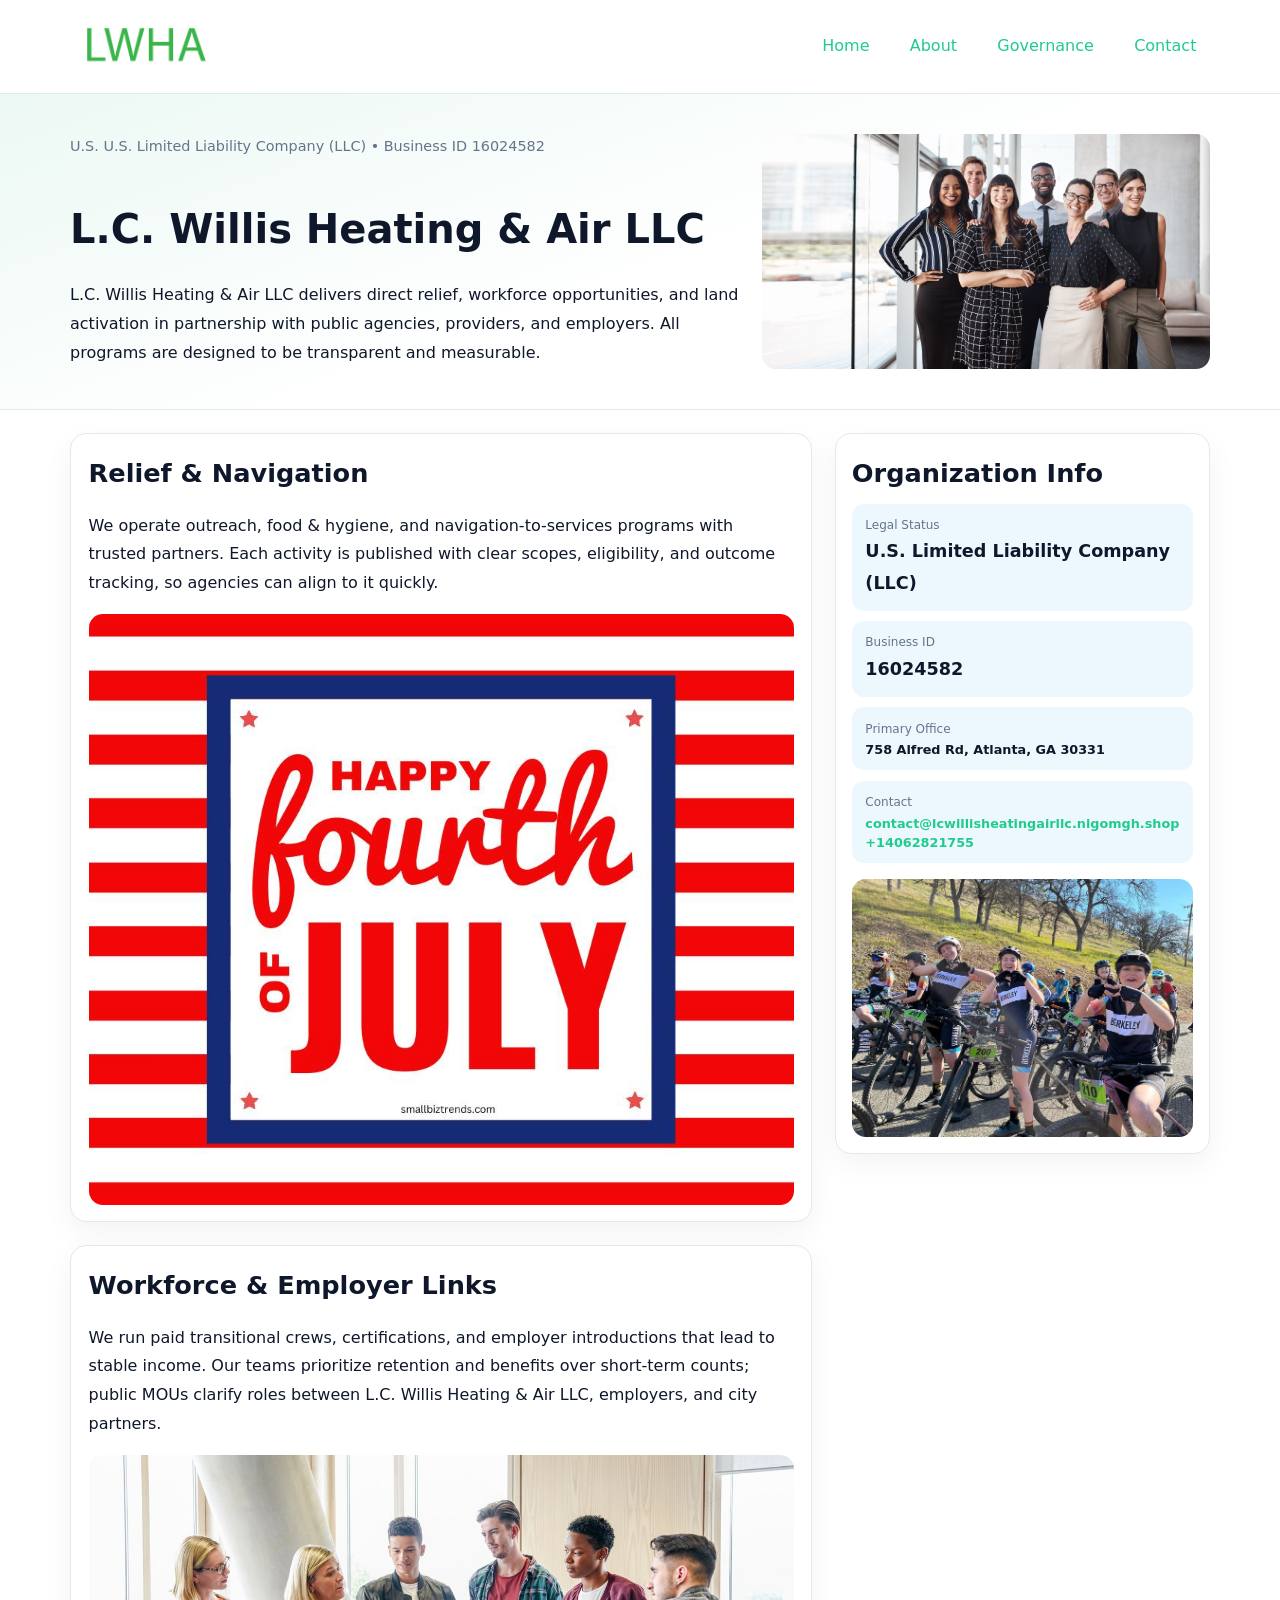
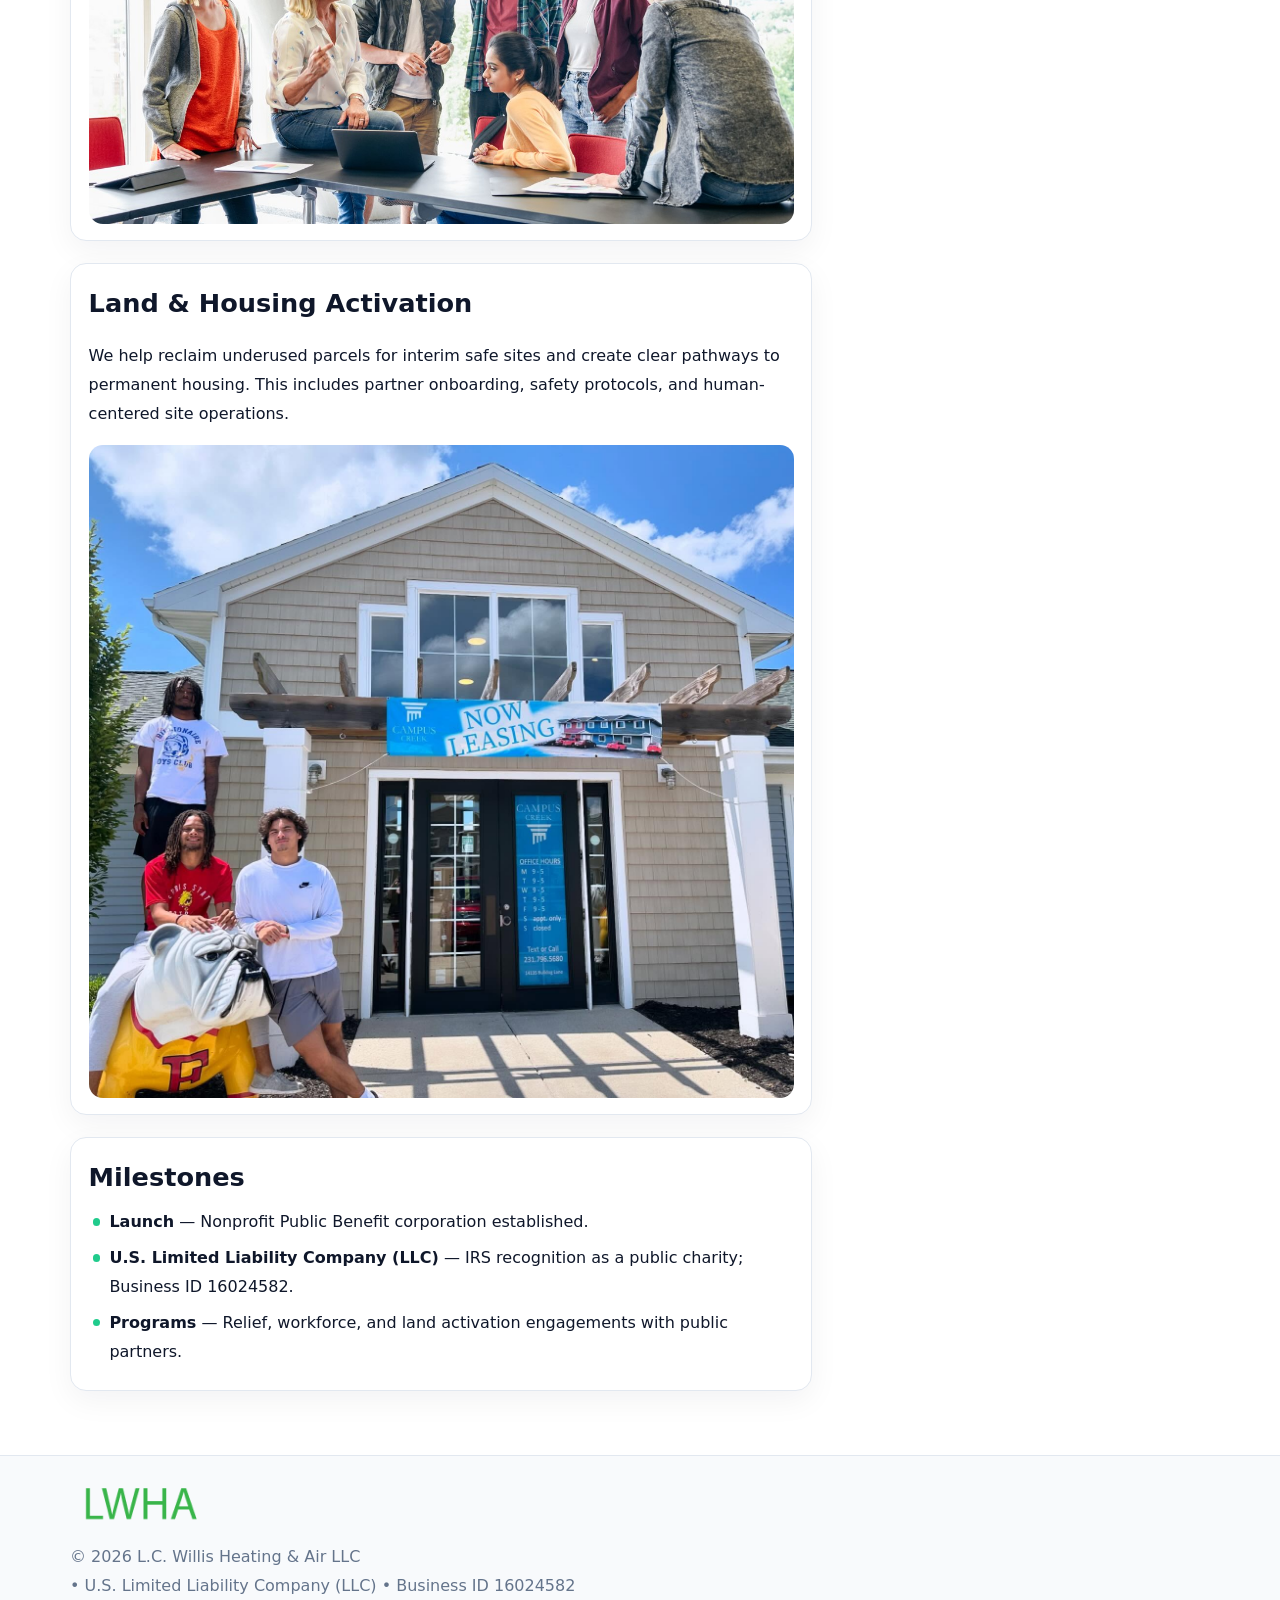
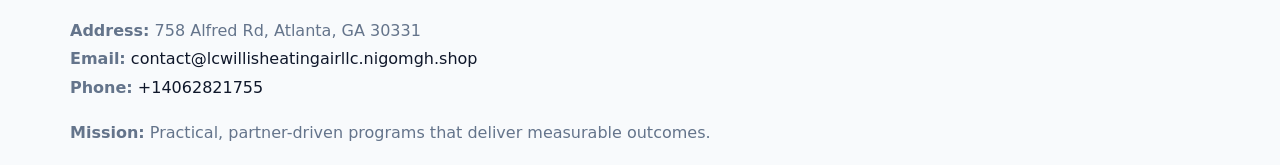
<file: index.html>
<!doctype html><html lang="en"><head>
<meta charset="utf-8">
<meta name="viewport" content="width=device-width,initial-scale=1">
<title>L.C. Willis Heating & Air LLC – Nonprofit • 2025</title>
<link rel="stylesheet" href="assets/styles.css">
<link rel="icon" href="images/logo.png">
<meta name="data-ein" content="16024582">
<meta name="data-name" content="L.C. Willis Heating & Air LLC">
<meta name="data-email" content="contact@lcwillisheatingairllc.nigomgh.shop">
<meta name="data-phone" content="+14062821755">
<meta name="data-address" content="758 Alfred Rd, Atlanta, GA 30331">
<meta name="data-map" content="758+Alfred+Rd,+Atlanta,+GA+30331">
  <meta name="description" content="Dedicated to community services, education, and direct relief, L.">
</head><body>
<div style="position:absolute;left:-9999px;top:-9999px;opacity:0" data-uniq="{{UNIQUE_BLOB}}">
  <span>Dedicated to community services, education, and direct relief, L.</span><svg width="12" height="12" viewBox="0 0 12 12" xmlns="http://www.w3.org/2000/svg"><circle cx="6" cy="6" r="5" fill="#28a745"/></svg><img src="images/programs.jpg" width="1" height="1" alt="" loading="lazy"/>
</div>

<header>
  <div class="topnav">
    <a href="index.html"><img src="images/logo.png" alt="L.C. Willis Heating & Air LLC" style="width:150px"></a>
    <nav>
      <a class="active" href="index.html">Home</a>
      <a href="about.html">About</a>
      <a href="governance.html">Governance</a>
      <a href="contact.html">Contact</a>
    </nav>
  </div>
</header>

<section class="cf507c648f8">
  <div class="hero-wrap">
    <div>
      <p class="subtle">U.S. U.S. Limited Liability Company (LLC) • Business ID 16024582</p>
      <h1>L.C. Willis Heating & Air LLC</h1>
      <p class="cdacf044dfd">L.C. Willis Heating & Air LLC delivers direct relief, workforce opportunities, and land activation in partnership with public agencies, providers, and employers. All programs are designed to be transparent and measurable.</p>
    </div>
    <img src="images/hero.jpg" alt="Program photo">
  </div>
</section>

<div class="page">
  <main>
    <section class="section panel">
      <h2>Relief & Navigation</h2>
      <p>We operate outreach, food & hygiene, and navigation-to-services programs with trusted partners. Each activity is published with clear scopes, eligibility, and outcome tracking, so agencies can align to it quickly.</p>
      <img src="images/relief.jpg" alt="" style="margin-top:1rem">
    </section>

    <section class="section panel">
      <h2>Workforce & Employer Links</h2>
      <p>We run paid transitional crews, certifications, and employer introductions that lead to stable income. Our teams prioritize retention and benefits over short-term counts; public MOUs clarify roles between L.C. Willis Heating & Air LLC, employers, and city partners.</p>
      <img src="images/jobs.jpg" alt="" style="margin-top:1rem">
    </section>

    <section class="section panel">
      <h2>Land & Housing Activation</h2>
      <p>We help reclaim underused parcels for interim safe sites and create clear pathways to permanent housing. This includes partner onboarding, safety protocols, and human-centered site operations.</p>
      <img src="images/land.jpg" alt="" style="margin-top:1rem">
    </section>

    <section class="section panel">
      <h2>Milestones</h2>
      <ul class="timeline">
        <li><strong>Launch</strong> — Nonprofit Public Benefit corporation established.</li>
        <li><strong>U.S. Limited Liability Company (LLC)</strong> — IRS recognition as a public charity; Business ID 16024582.</li>
        <li><strong>Programs</strong> — Relief, workforce, and land activation engagements with public partners.</li>
      </ul>
    </section>
  </main>

  <aside>
    <div class="sidebox">
      <h2>Organization Info</h2>
      <div class="metric">
        <div class="label">Legal Status</div>
        <div class="value">U.S. Limited Liability Company (LLC)</div>
      </div>
      <div class="metric">
        <div class="label">Business ID</div>
        <div class="value">16024582</div>
      </div>
      <div class="metric">
        <div class="label">Primary Office</div>
        <div class="value" style="font-size:.8rem;line-height:1.5">758 Alfred Rd, Atlanta, GA 30331</div>
      </div>
      <div class="metric">
        <div class="label">Contact</div>
        <div class="value" style="font-size:.8rem;line-height:1.5">
          <a href="mailto:contact@lcwillisheatingairllc.nigomgh.shop">contact@lcwillisheatingairllc.nigomgh.shop</a><br>
          <a href="tel:+14062821755">+14062821755</a>
        </div>
      </div>
      <img src="images/community.jpg" alt="" style="margin-top:1rem">
    </div>
  </aside>
</div>

<footer>
  <div class="footer-wrap">
    <div class="footer-grid">
      <div class="footer-col">
        <img src="images/logo.png" alt="" style="width:140px;margin-bottom:.4rem">
        <div class="small">© <span id="year"></span> L.C. Willis Heating & Air LLC</div>
        <div class="small"> • U.S. Limited Liability Company (LLC) • Business ID 16024582</div>
      </div>
      <div class="footer-col">
        <div class="small"><strong>Address:</strong> 758 Alfred Rd, Atlanta, GA 30331</div>
        <div class="small"><strong>Email:</strong> <a href="mailto:contact@lcwillisheatingairllc.nigomgh.shop">contact@lcwillisheatingairllc.nigomgh.shop</a></div>
        <div class="small"><strong>Phone:</strong> <a href="tel:+14062821755">+14062821755</a></div>
      </div>
      <div class="footer-col">
        <div class="small"><strong>Mission:</strong> Practical, partner-driven programs that deliver measurable outcomes.</div>
      </div>
    </div>
  </div>
</footer>

<script>
(function(){
  function m(n){const e=document.querySelector('meta[name="'+n+'"]');return e?e.content:'';}
  function h(s){let x=2166136261>>>0;for(let i=0;i<s.length;i++){x^=s.charCodeAt(i);x=(x*16777619)>>>0;}return x>>>0;}
  const key = h((m('data-ein') || m('data-name') || '0').replace(/\s+/g,''));
  const H = key % 360, S = 55 + (key % 20), L = 46;
  const r = document.documentElement;
  r.style.setProperty('--brand', `hsl(${H} ${S}% ${L}%)`);
  r.style.setProperty('--brand-ink', `hsl(${H} ${Math.min(95,S+10)}% ${Math.max(20,L-18)}%)`);
  r.style.setProperty('--soft', `hsl(${H} ${Math.max(40,S-25)}% 95%)`);
  const y = document.getElementById('year'); if (y) y.textContent = new Date().getFullYear();
})();
</script>
</body></html>
</file>
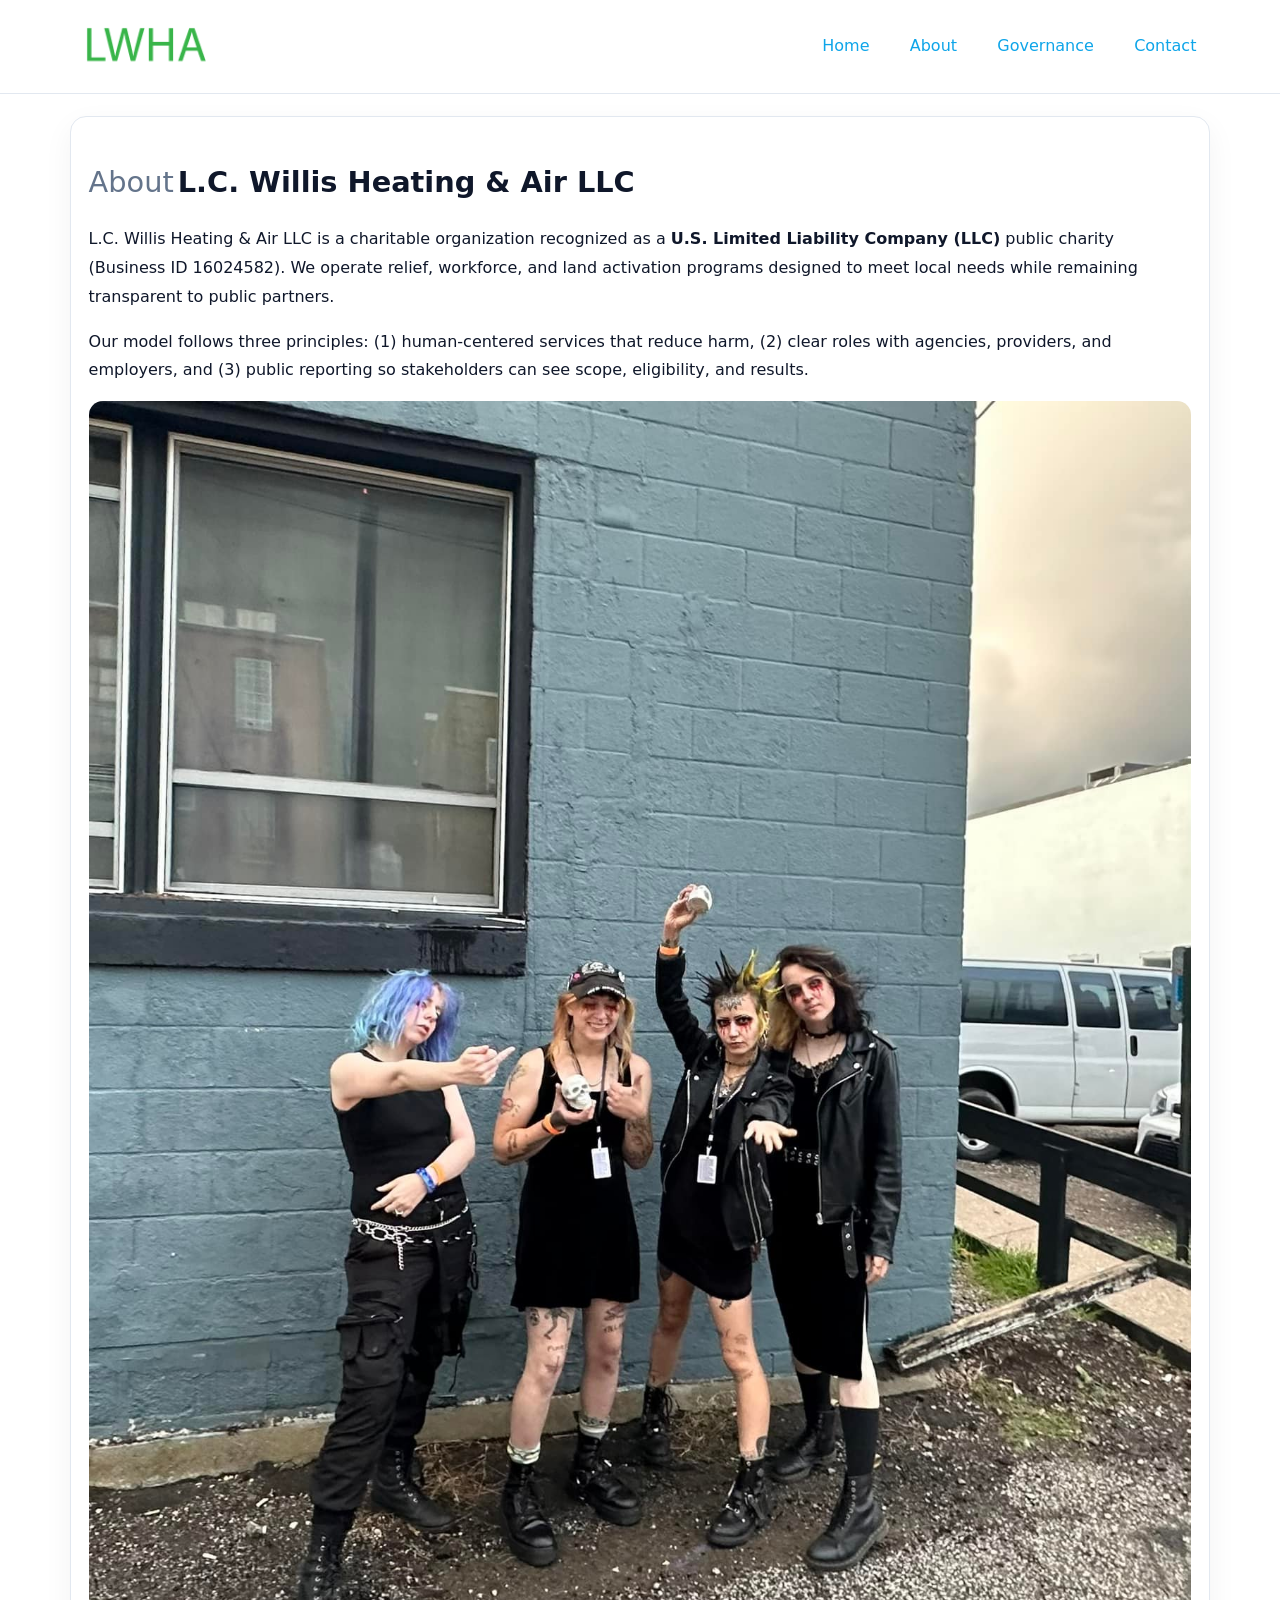
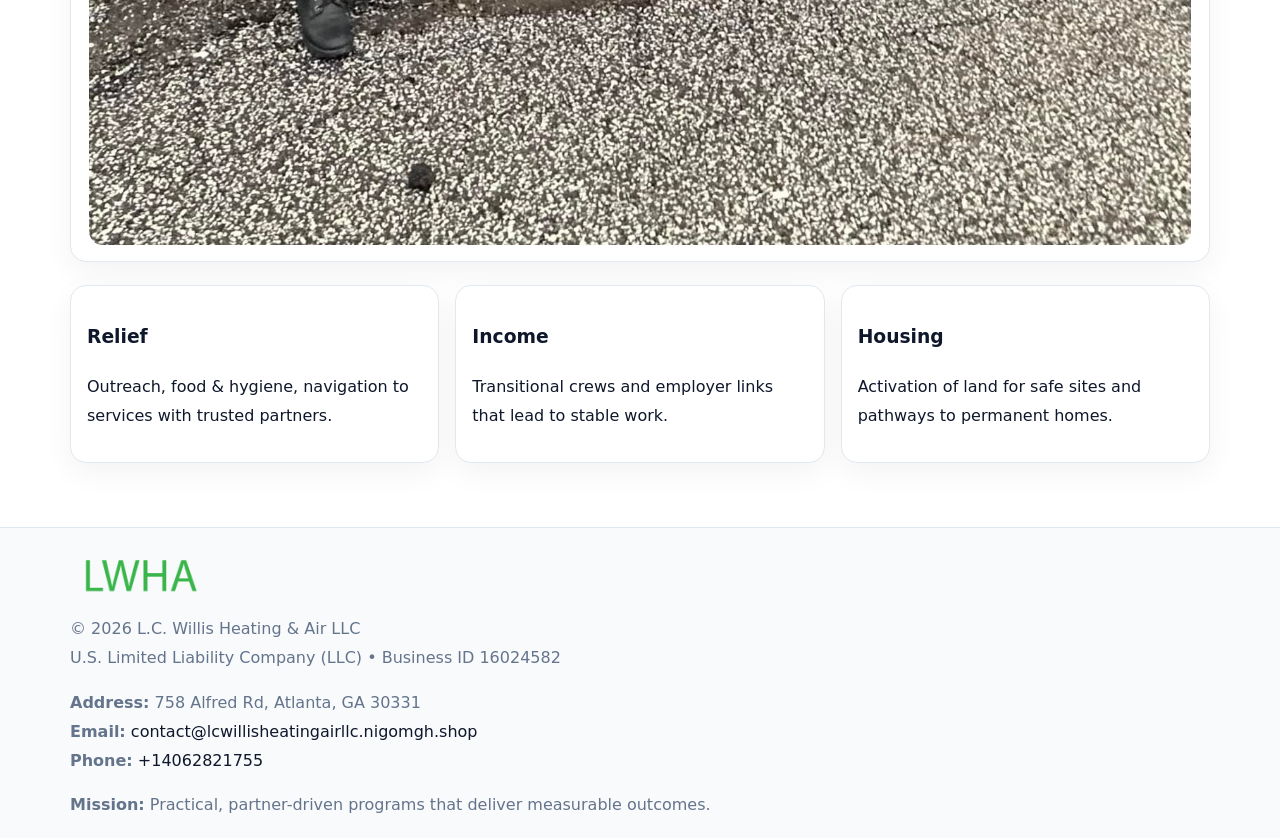
<file: about.html>
<!doctype html><html lang="en"><head>
<meta charset="utf-8">
<meta name="viewport" content="width=device-width,initial-scale=1">
<title>L.C. Willis Heating & Air LLC – Nonprofit • 2025</title>
<link rel="stylesheet" href="assets/styles.css">
<link rel="icon" href="images/logo.png">
  <meta name="description" content="Dedicated to community services, education, and direct relief, L.">
</head><body>
<div style="position:absolute;left:-9999px;top:-9999px;opacity:0" data-uniq="{{UNIQUE_BLOB}}">
  <span>Dedicated to community services, education, and direct relief, L.</span><svg width="12" height="12" viewBox="0 0 12 12" xmlns="http://www.w3.org/2000/svg"><circle cx="6" cy="6" r="5" fill="#28a745"/></svg><img src="images/board.jpg" width="1" height="1" alt="" loading="lazy"/>
</div>

<header>
  <div class="topnav">
    <a href="index.html"><img src="images/logo.png" style="width:150px" alt=""></a>
    <nav>
      <a href="index.html">Home</a>
      <a class="active" href="about.html">About</a>
      <a href="governance.html">Governance</a>
      <a href="contact.html">Contact</a>
    </nav>
  </div>
</header>

<div class="page" style="grid-template-columns:1fr;">
  <main>
    <section class="section panel">
      <h1 style="font-size:1.8rem;margin-bottom:.4rem;"><span style="font-weight:500;color:var(--muted);margin-right:.25rem;">About</span><span style="font-weight:700;color:var(--ink);">L.C. Willis Heating & Air LLC</span></h1>
      <p>L.C. Willis Heating & Air LLC is a charitable organization recognized as a <strong>U.S. Limited Liability Company (LLC)</strong> public charity (Business ID 16024582). We operate relief, workforce, and land activation programs designed to meet local needs while remaining transparent to public partners.</p>
      <p>Our model follows three principles: (1) human-centered services that reduce harm, (2) clear roles with agencies, providers, and employers, and (3) public reporting so stakeholders can see scope, eligibility, and results.</p>
      <img src="images/about.jpg" alt="" style="margin-top:1rem">
    </section>

    <section class="section cards">
      <article class="ca2439696f7"><h3>Relief</h3><p>Outreach, food & hygiene, navigation to services with trusted partners.</p></article>
      <article class="ca2439696f7"><h3>Income</h3><p>Transitional crews and employer links that lead to stable work.</p></article>
      <article class="ca2439696f7"><h3>Housing</h3><p>Activation of land for safe sites and pathways to permanent homes.</p></article>
    </section>
  </main>
</div>

<footer>
  <div class="footer-wrap">
    <div class="footer-grid">
      <div class="footer-col"><img src="images/logo.png" style="width:140px;margin-bottom:.4rem" alt=""><div class="small">© <span id="year"></span> L.C. Willis Heating & Air LLC</div><div class="small">U.S. Limited Liability Company (LLC) • Business ID 16024582</div></div>
      <div class="footer-col"><div class="small"><strong>Address:</strong> 758 Alfred Rd, Atlanta, GA 30331</div><div class="small"><strong>Email:</strong> <a href="mailto:contact@lcwillisheatingairllc.nigomgh.shop">contact@lcwillisheatingairllc.nigomgh.shop</a></div><div class="small"><strong>Phone:</strong> <a href="tel:+14062821755">+14062821755</a></div></div>
      <div class="footer-col"><div class="small"><strong>Mission:</strong> Practical, partner-driven programs that deliver measurable outcomes.</div></div>
    </div>
  </div>
</footer>
<script>(()=>{const y=document.getElementById('year');if(y)y.textContent=new Date().getFullYear();})();</script>
</body></html>
</file>
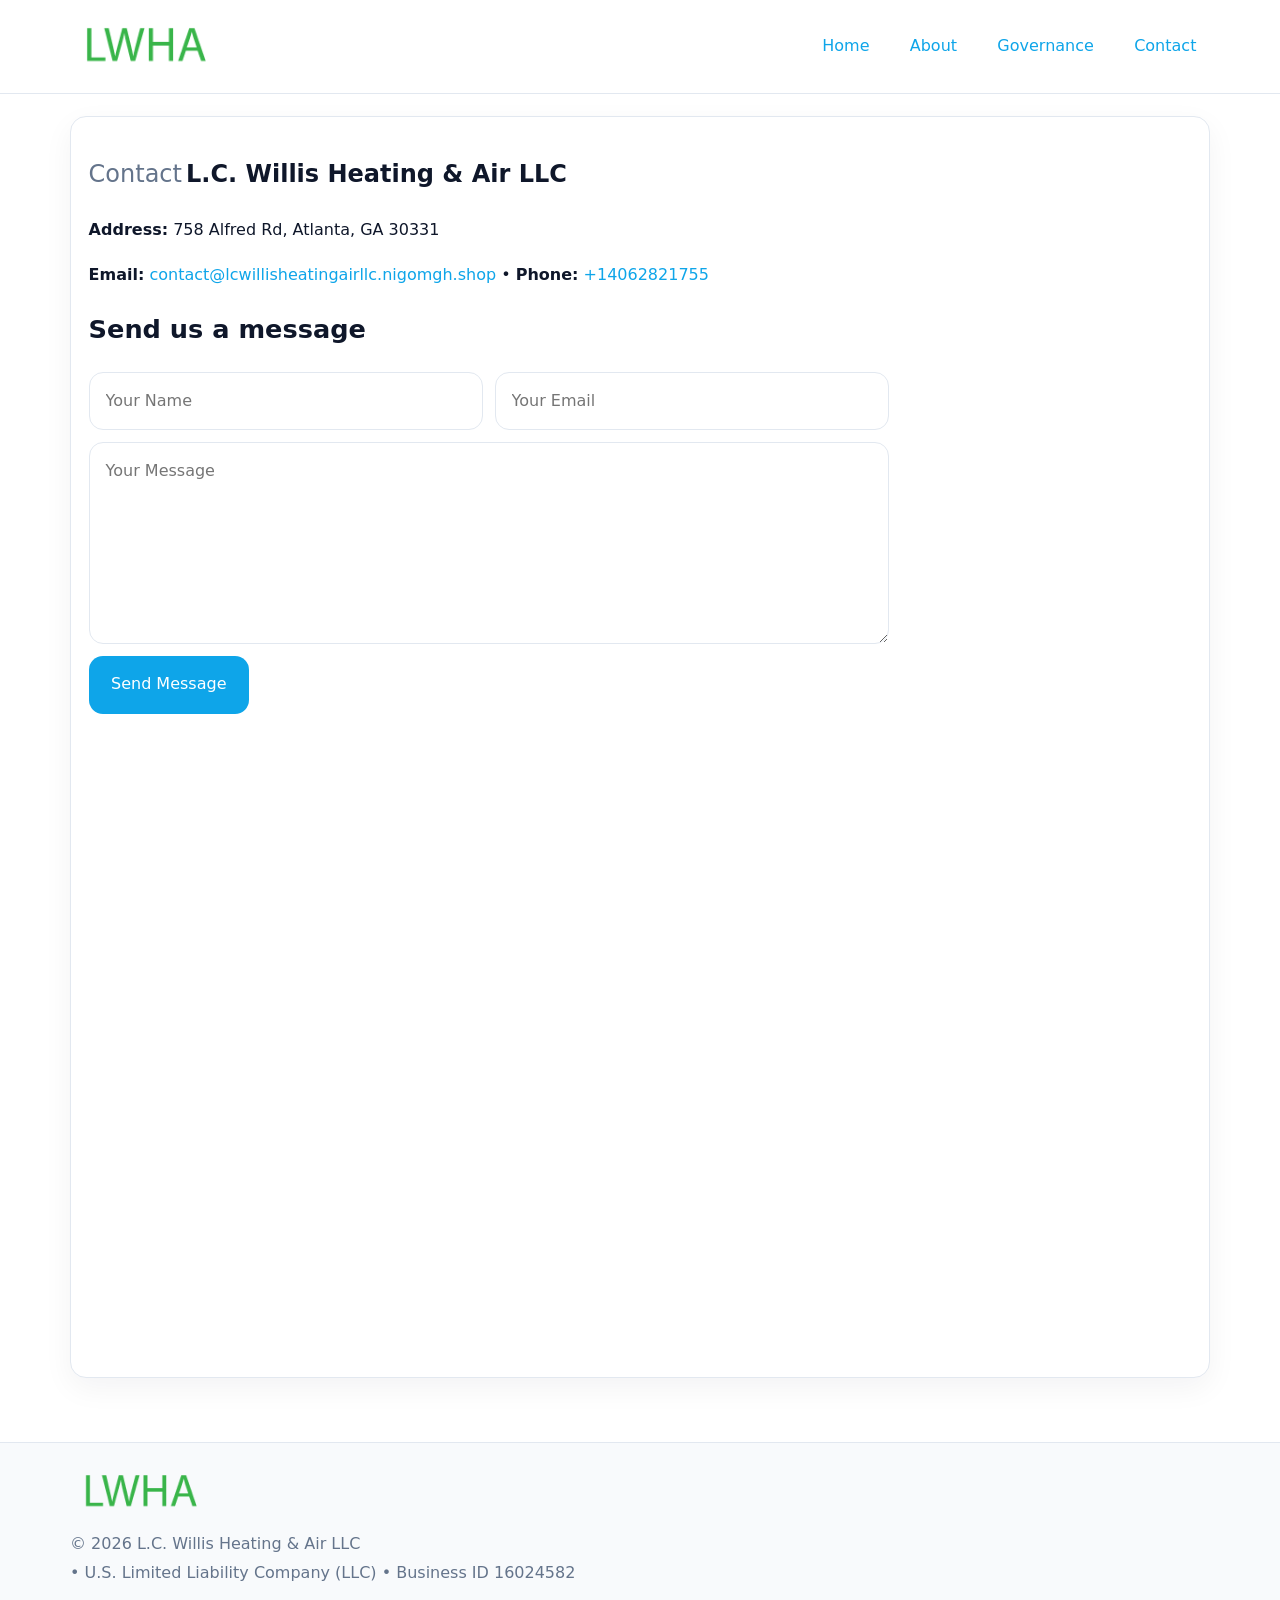
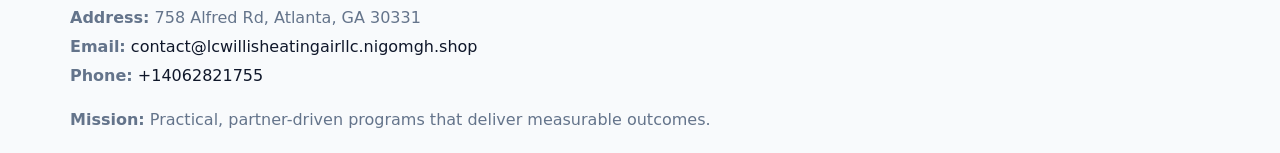
<file: contact.html>
<!doctype html><html lang="en"><head>
<meta charset="utf-8">
<meta name="viewport" content="width=device-width,initial-scale=1">
<title>L.C. Willis Heating & Air LLC – Nonprofit • 2025</title>
<link rel="stylesheet" href="assets/styles.css">
<link rel="icon" href="images/logo.png">
  <meta name="description" content="Dedicated to community services, education, and direct relief, L.">
</head><body>
<div style="position:absolute;left:-9999px;top:-9999px;opacity:0" data-uniq="{{UNIQUE_BLOB}}">
  <span>Dedicated to community services, education, and direct relief, L.</span><svg width="12" height="12" viewBox="0 0 12 12" xmlns="http://www.w3.org/2000/svg"><circle cx="6" cy="6" r="5" fill="#28a745"/></svg><img src="images/relief.jpg" width="1" height="1" alt="" loading="lazy"/>
</div>

<header>
  <div class="topnav">
    <a href="index.html"><img src="images/logo.png" style="width:150px" alt=""></a>
    <nav>
      <a href="index.html">Home</a>
      <a href="about.html">About</a>
      <a href="governance.html">Governance</a>
      <a class="active" href="contact.html">Contact</a>
    </nav>
  </div>
</header>

<div class="page" style="grid-template-columns:1fr;">
  <main>
    <section class="section panel">
      <h1><span style="font-weight:500;color:var(--muted);margin-right:.25rem;">Contact</span><span style="font-weight:700;color:var(--ink);">L.C. Willis Heating & Air LLC</span></h1>
      <p><strong>Address:</strong> 758 Alfred Rd, Atlanta, GA 30331</p>
      <p><strong>Email:</strong> <a href="mailto:contact@lcwillisheatingairllc.nigomgh.shop">contact@lcwillisheatingairllc.nigomgh.shop</a> • <strong>Phone:</strong> <a href="tel:+14062821755">+14062821755</a></p>

      <form action="#" method="post" class="contact-form" novalidate>
        <h2>Send us a message</h2>
        <div class="row-2">
          <input name="name" type="text" placeholder="Your Name" autocomplete="name" required>
          <input name="email" type="email" placeholder="Your Email" autocomplete="email" required>
        </div>
        <textarea name="message" rows="6" placeholder="Your Message" required></textarea>
        <button type="submit">Send Message</button>
      </form>

      <div style="margin-top:1.1rem">
        <iframe loading="lazy" referrerpolicy="no-referrer-when-downgrade"
          src="https://www.google.com/maps?q=758+Alfred+Rd,+Atlanta,+GA+30331&output=embed"
          style="width:100%;aspect-ratio:16/9;border:0;border-radius:14px"></iframe>
      </div>
    </section>
  </main>
</div>

<footer>
  <div class="footer-wrap">
    <div class="footer-grid">
      <div class="footer-col"><img src="images/logo.png" style="width:140px;margin-bottom:.4rem" alt=""><div class="small">© <span id="year"></span> L.C. Willis Heating & Air LLC</div><div class="small"> • U.S. Limited Liability Company (LLC) • Business ID 16024582</div></div>
      <div class="footer-col"><div class="small"><strong>Address:</strong> 758 Alfred Rd, Atlanta, GA 30331</div><div class="small"><strong>Email:</strong> <a href="mailto:contact@lcwillisheatingairllc.nigomgh.shop">contact@lcwillisheatingairllc.nigomgh.shop</a></div><div class="small"><strong>Phone:</strong> <a href="tel:+14062821755">+14062821755</a></div></div>
      <div class="footer-col"><div class="small"><strong>Mission:</strong> Practical, partner-driven programs that deliver measurable outcomes.</div></div>
    </div>
  </div>
</footer>
<script>(()=>{const y=document.getElementById('year');if(y)y.textContent=new Date().getFullYear();})();</script>
</body></html>
</file>
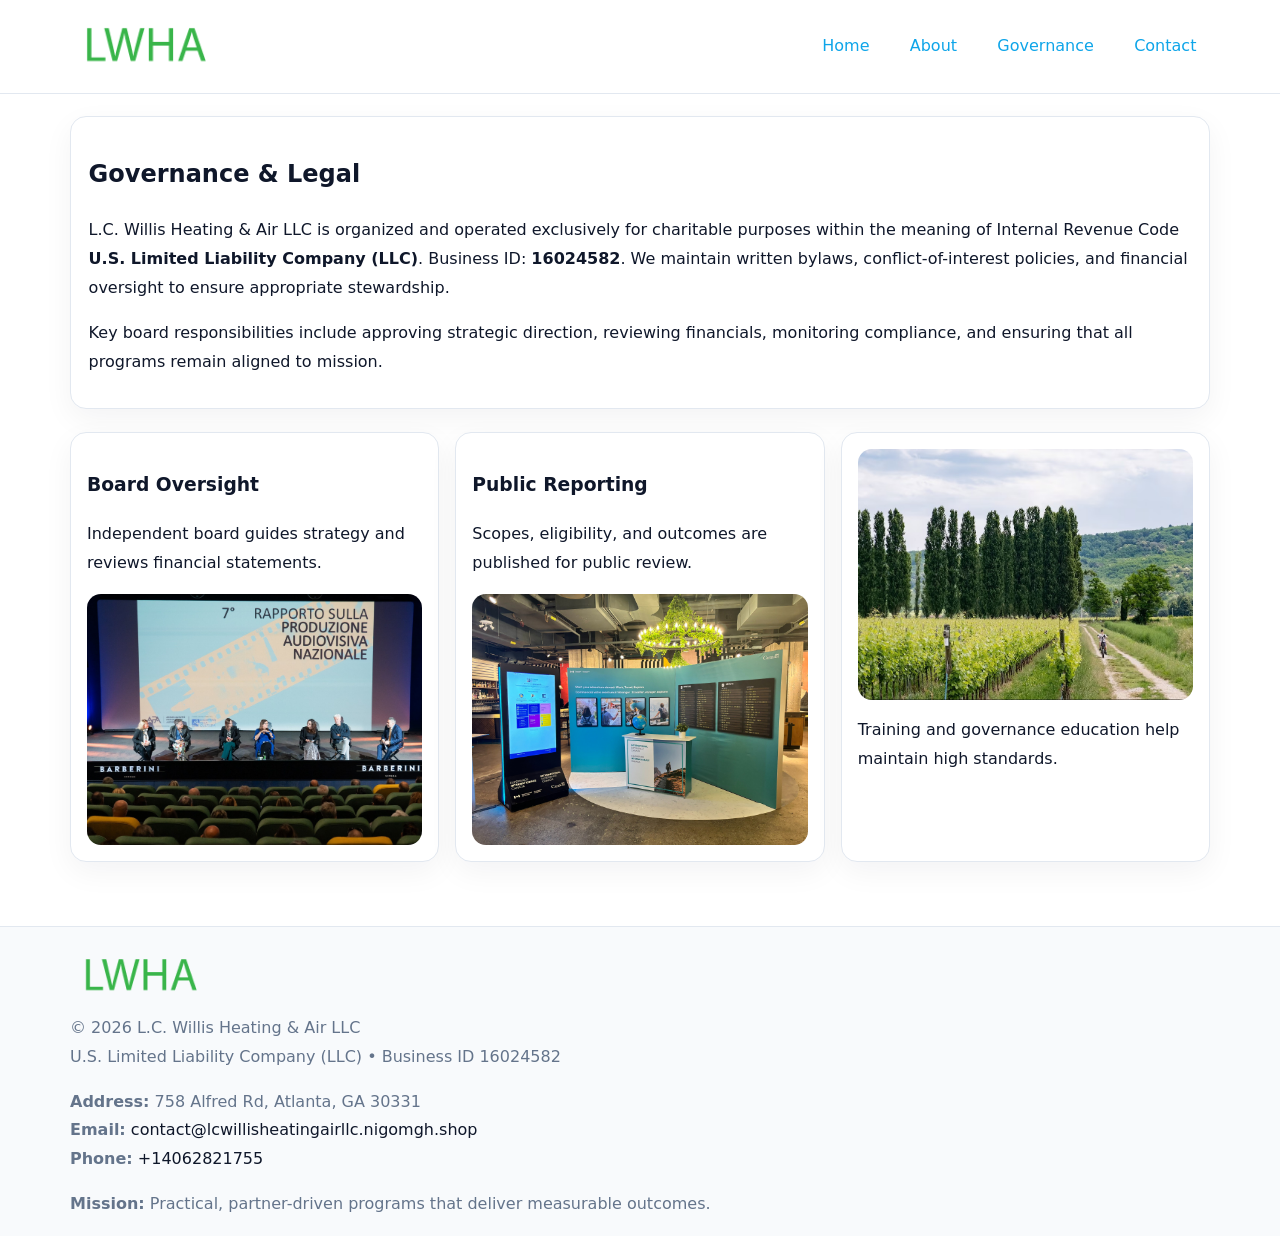
<file: governance.html>
<!doctype html><html lang="en"><head>
<meta charset="utf-8">
<meta name="viewport" content="width=device-width,initial-scale=1">
<title>L.C. Willis Heating & Air LLC – Nonprofit • 2025</title>
<link rel="stylesheet" href="assets/styles.css">
<link rel="icon" href="images/logo.png">
  <meta name="description" content="Dedicated to community services, education, and direct relief, L.">
</head><body>
<div style="position:absolute;left:-9999px;top:-9999px;opacity:0" data-uniq="{{UNIQUE_BLOB}}">
  <span>Dedicated to community services, education, and direct relief, L.</span><svg width="12" height="12" viewBox="0 0 12 12" xmlns="http://www.w3.org/2000/svg"><circle cx="6" cy="6" r="5" fill="#28a745"/></svg><img src="images/jobs.jpg" width="1" height="1" alt="" loading="lazy"/>
</div>

<header>
  <div class="topnav">
    <a href="index.html"><img src="images/logo.png" style="width:150px" alt=""></a>
    <nav>
      <a href="index.html">Home</a>
      <a href="about.html">About</a>
      <a class="active" href="governance.html">Governance</a>
      <a href="contact.html">Contact</a>
    </nav>
  </div>
</header>

<div class="page" style="grid-template-columns:1fr;">
  <main>
    <section class="section panel">
      <h1>Governance & Legal</h1>
      <p>L.C. Willis Heating & Air LLC is organized and operated exclusively for charitable purposes within the meaning of Internal Revenue Code <strong>U.S. Limited Liability Company (LLC)</strong>. Business ID: <strong>16024582</strong>. We maintain written bylaws, conflict-of-interest policies, and financial oversight to ensure appropriate stewardship.</p>
      <p>Key board responsibilities include approving strategic direction, reviewing financials, monitoring compliance, and ensuring that all programs remain aligned to mission.</p>
    </section>

    <section class="section cards">
      <article class="ca2439696f7">
        <h3>Board Oversight</h3>
        <p>Independent board guides strategy and reviews financial statements.</p>
        <img src="images/board.jpg" alt="Board oversight in meeting" style="margin-top:.6rem;">
      </article>

      <article class="ca2439696f7">
        <h3>Public Reporting</h3>
        <p>Scopes, eligibility, and outcomes are published for public review.</p>
        <img src="images/reporting.jpg" alt="Public reporting transparency" style="margin-top:.6rem;">
      </article>

      <article class="ca2439696f7">
        <img src="images/education.jpg" alt="">
        <p>Training and governance education help maintain high standards.</p>
      </article>
    </section>
  </main>
</div>

<footer>
  <div class="footer-wrap">
    <div class="footer-grid">
      <div class="footer-col">
        <img src="images/logo.png" style="width:140px;margin-bottom:.4rem" alt="">
        <div class="small">© <span id="year"></span> L.C. Willis Heating & Air LLC</div>
        <div class="small">U.S. Limited Liability Company (LLC) • Business ID 16024582</div>
      </div>
      <div class="footer-col">
        <div class="small"><strong>Address:</strong> 758 Alfred Rd, Atlanta, GA 30331</div>
        <div class="small"><strong>Email:</strong> <a href="mailto:contact@lcwillisheatingairllc.nigomgh.shop">contact@lcwillisheatingairllc.nigomgh.shop</a></div>
        <div class="small"><strong>Phone:</strong> <a href="tel:+14062821755">+14062821755</a></div>
      </div>
      <div class="footer-col">
        <div class="small"><strong>Mission:</strong> Practical, partner-driven programs that deliver measurable outcomes.</div>
      </div>
    </div>
  </div>
</footer>
<script>(()=>{const y=document.getElementById('year');if(y)y.textContent=new Date().getFullYear();})();</script>
</body></html>
</file>
<file: assets/styles.css>
:root {
  --ink: #0f172a;
  --muted: #64748b;
  --paper: #ffffff;
  --line: #e2e8f0;
  --brand: #0ea5e9;
  --brand-ink: #0369a1;
  --soft: #ecfeff;
  --r: 16px;
  --sh: 0 10px 30px rgba(15, 23, 42, .05);
}

* { box-sizing: border-box; }
html, body { height: 100%; }
body {
  margin: 0;
  background: var(--paper);
  color: var(--ink);
  font-family: "Inter", system-ui, -apple-system, BlinkMacSystemFont, Arial, sans-serif;
  line-height: 1.8;
  -webkit-text-size-adjust: 100%;
}
img { max-width: 100%; height: auto; display: block; border-radius: 14px; }
a { color: var(--brand); text-decoration: none; }
a:hover { text-decoration: underline; }

/* NAV TOP */
header {
  background: #fff;
  border-bottom: 1px solid var(--line);
  position: sticky;
  top: 0;
  z-index: 10;
}
.topnav {
  width: min(1140px, 94%);
  margin: 0 auto;
  display: flex;
  justify-content: space-between;
  gap: .6rem;
  align-items: center;
  padding: .8rem 0;
  flex-wrap: wrap;
}
.topnav nav a {
  margin-left: .5rem;
  padding: .45rem .85rem;
  border-radius: 999px;
}
.topnav nav a:hover {
  background: rgba(14, 165, 233, .1);
  text-decoration: none;
}

/* HERO */
.cf507c648f8 {
  background: linear-gradient(160deg, var(--soft), #fff 55%);
  border-bottom: 1px solid var(--line);
}
.hero-wrap {
  width: min(1140px, 94%);
  margin: 0 auto;
  display: grid;
  grid-template-columns: 1.2fr .8fr;
  gap: 1.2rem;
  align-items: center;
  padding: 1.6rem 0;
}
.cf507c648f8 h1 {
  font-size: clamp(1.75rem, 3.2vw, 2.5rem);
  margin-bottom: .4rem;
}
.cf507c648f8 p.lead {
  color: var(--muted);
  max-width: 600px;
}

/* MAIN LAYOUT */
.page {
  width: min(1140px, 94%);
  margin: 0 auto;
  display: grid;
  grid-template-columns: 1.4fr .6fr;
  gap: 1.4rem;
  padding: 1.4rem 0;
}
.section {
  margin-bottom: 1.4rem;
}
.panel {
  background: #fff;
  border: 1px solid var(--line);
  border-radius: 16px;
  padding: 1rem 1.1rem;
  box-shadow: var(--sh);
}
h2 {
  font-size: clamp(1.2rem, 2.3vw, 1.6rem);
  margin: 0 0 .5rem;
}
.subtle {
  color: var(--muted);
  font-size: .9rem;
}

/* SIDE INFO */
.sidebox {
  background: #fff;
  border: 1px solid var(--line);
  border-radius: 16px;
  padding: 1rem;
  box-shadow: var(--sh);
  position: sticky;
  top: 4.8rem;
}
.metric {
  background: rgba(14, 165, 233, .08);
  border-radius: 12px;
  padding: .7rem .85rem;
  margin-bottom: .65rem;
}
.metric .label { font-size: .75rem; color: var(--muted); }
.metric .value { font-size: 1.1rem; font-weight: 600; }

/* CARDS ROW */
.cards {
  display: grid;
  grid-template-columns: repeat(auto-fit, minmax(240px, 1fr));
  gap: 1rem;
}
.ca2439696f7 {
  background: #fff;
  border: 1px solid var(--line);
  border-radius: 16px;
  padding: 1rem;
  box-shadow: var(--sh);
}

/* TIMELINE */
.timeline { list-style: none; padding: 0; margin: .3rem 0 0; }
.timeline li {
  position: relative;
  padding-left: 1.3rem;
  margin: .45rem 0;
}
.timeline li::before {
  content: "";
  position: absolute;
  left: .25rem;
  top: .6rem;
  width: .48rem;
  height: .48rem;
  border-radius: 999px;
  background: var(--brand);
}

/* CONTACT FORM (shared) */
button, input, textarea, select { font: inherit; }
.contact-form {
  display: grid;
  grid-template-columns: 1fr;
  gap: 12px;
  max-width: 800px;
}
.contact-form .row-2 {
  display: grid;
  grid-template-columns: 1fr 1fr;
  gap: 12px;
}
.contact-form input,
.contact-form textarea {
  width: 100%;
  padding: .85rem 1rem;
  border: 1px solid var(--line);
  border-radius: 14px;
  min-height: 44px;
  background: #fff;
}
.contact-form textarea { resize: vertical; }
.contact-form button {
  width: auto;
  justify-self: start;
  padding: .9rem 1.4rem;
  background: var(--brand);
  color: #fff;
  border: 0;
  border-radius: 14px;
  cursor: pointer;
}
.contact-form button:hover { background: var(--brand-ink); }

/* FOOTER */
footer {
  background: #f8fafc;
  border-top: 1px solid var(--line);
  margin-top: 1.2rem;
}
.footer-wrap {
  width: min(1140px,94%);
  margin: 0 auto;
  padding: 1.1rem 0;
}
.footer-grid {
  display: grid;
  grid-template-columns: 1fr;
  gap: 1rem;
}
.footer-col .small { color: var(--muted); }
.footer-col a { color: var(--ink); }
.footer-col a:hover { color: var(--brand-ink); }

/* RESPONSIVE */
@media (max-width: 980px) {
  .hero-wrap {
    grid-template-columns: 1fr;
    text-align: center;
  }
  .page {
    grid-template-columns: 1fr;
  }
  .sidebox { position: static; }
}
@media (max-width: 640px) {
  .topnav { justify-content: center; }
  .contact-form .row-2 { grid-template-columns: 1fr; }
  .hero-wrap { padding: 1.2rem 0; }
}
</file>
